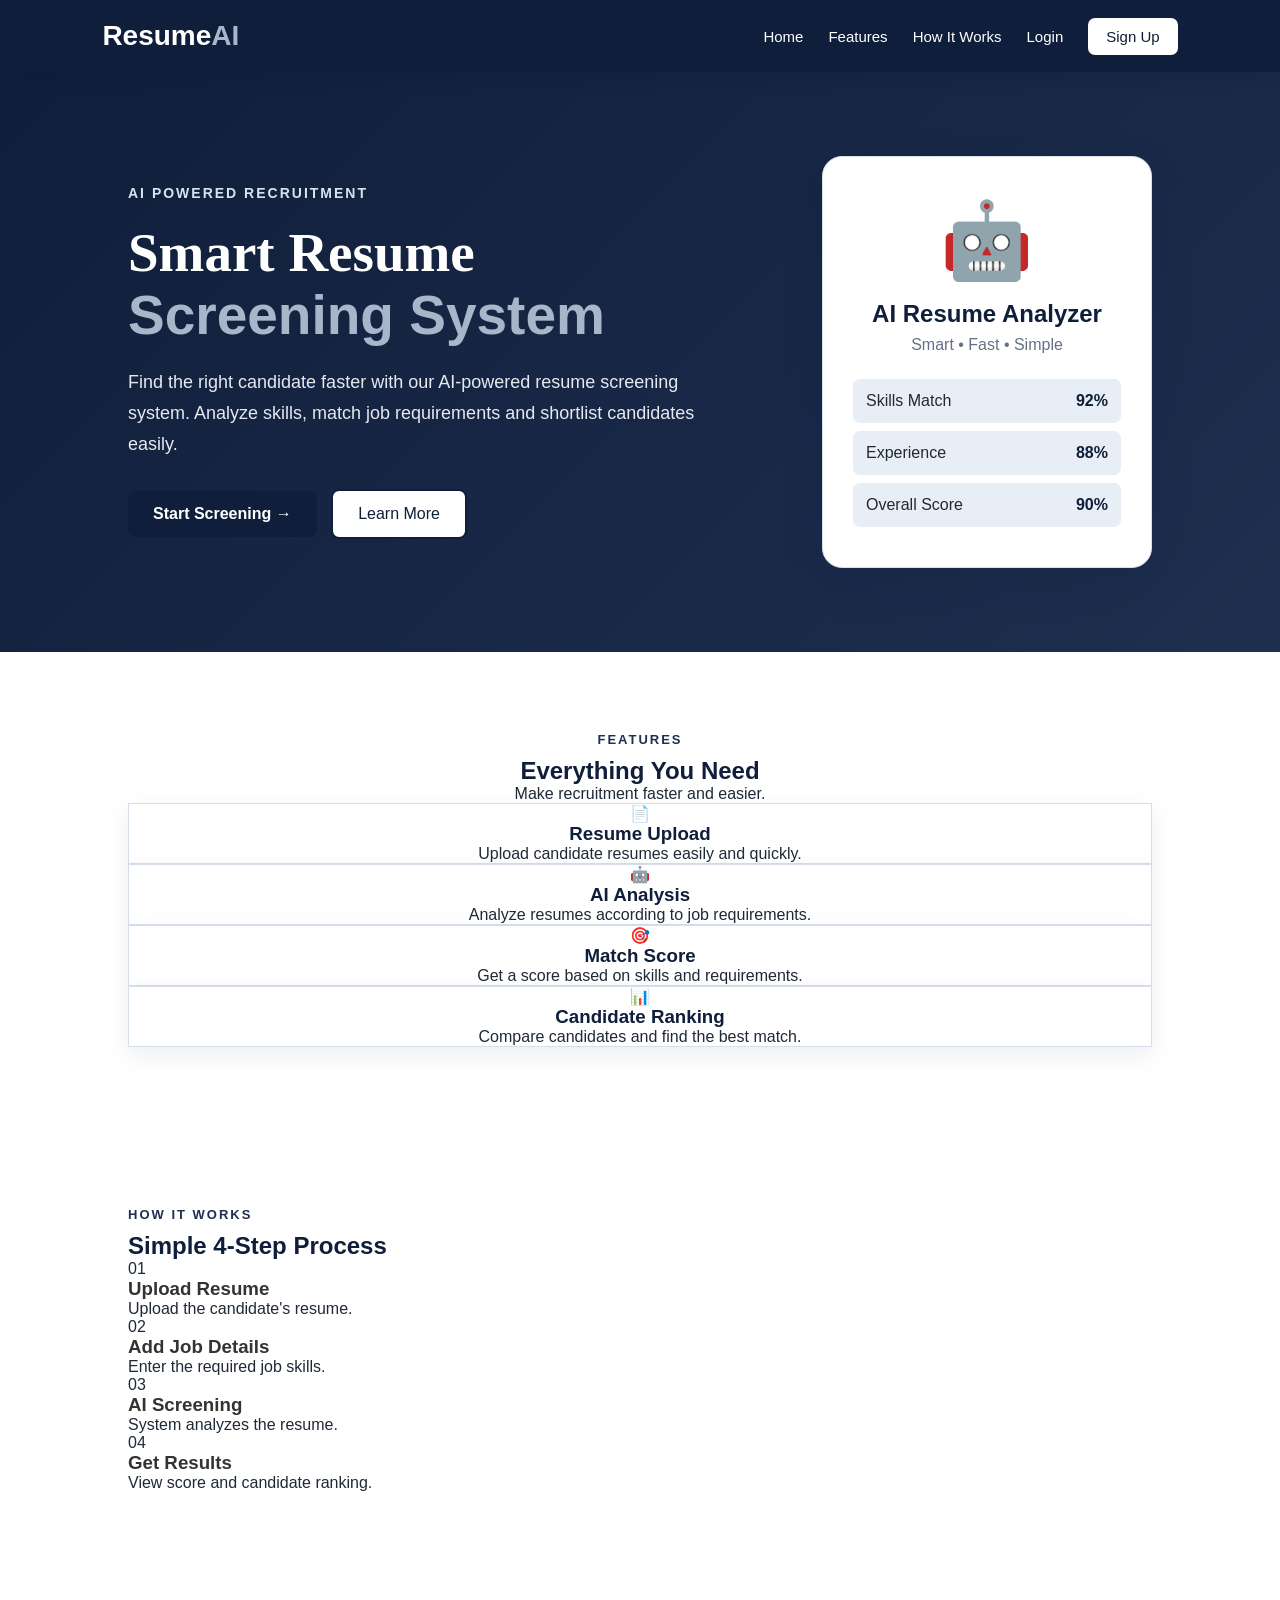
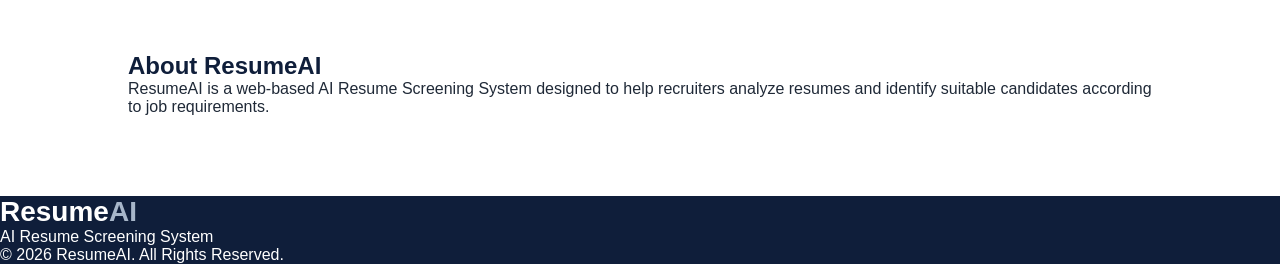
<file: index.html>
<!doctype html>
<html lang="en">
  <head>
    <meta charset="UTF-8" />
    <meta name="viewport" content="width=device-width, initial-scale=1.0" />

    <title>ResumeAI - AI Resume Screening</title>

    <link rel="stylesheet" href="style.css" />
  </head>

  <body>
    <!-- Navigation Bar -->
    <header>
      <div class="logo">Resume<span>AI</span></div>

      <nav>
        <a href="index.html">Home</a>
        <a href="#features">Features</a>
        <a href="#how">How It Works</a>
        <a href="login.html">Login</a>
        <a href="signup.html" class="signup-btn">Sign Up</a>
      </nav>
    </header>

    <!-- Hero Section -->
    <section class="hero" id="home">
      <div class="hero-text">
        <p class="tagline">AI POWERED RECRUITMENT</p>

        <h1>
          Smart Resume
          <br />
          <span>Screening System</span>
        </h1>

        <p class="description">
          Find the right candidate faster with our AI-powered resume screening
          system. Analyze skills, match job requirements and shortlist
          candidates easily.
        </p>

        <div class="buttons">
          <a href="upload.html" class="primary-btn"> Start Screening → </a>

          <a href="#how" class="secondary-btn"> Learn More </a>
        </div>
      </div>

      <!-- AI Card -->
      <div class="ai-card">
        <div class="robot">🤖</div>

        <h2>AI Resume Analyzer</h2>

        <p>Smart • Fast • Simple</p>

        <div class="analysis">
          <div>
            <span>Skills Match</span>
            <strong>92%</strong>
          </div>

          <div>
            <span>Experience</span>
            <strong>88%</strong>
          </div>

          <div>
            <span>Overall Score</span>
            <strong>90%</strong>
          </div>
        </div>
      </div>
    </section>

    <!-- Features -->
    <section class="features" id="features">
      <p class="section-tag">FEATURES</p>

      <h2>Everything You Need</h2>

      <p class="section-description">Make recruitment faster and easier.</p>

      <div class="feature-container">
        <div class="feature-card">
          <div class="feature-icon">📄</div>

          <h3>Resume Upload</h3>

          <p>Upload candidate resumes easily and quickly.</p>
        </div>

        <div class="feature-card">
          <div class="feature-icon">🤖</div>

          <h3>AI Analysis</h3>

          <p>Analyze resumes according to job requirements.</p>
        </div>

        <div class="feature-card">
          <div class="feature-icon">🎯</div>

          <h3>Match Score</h3>

          <p>Get a score based on skills and requirements.</p>
        </div>

        <div class="feature-card">
          <div class="feature-icon">📊</div>

          <h3>Candidate Ranking</h3>

          <p>Compare candidates and find the best match.</p>
        </div>
      </div>
    </section>

    <!-- How It Works -->
    <section class="how" id="how">
      <p class="section-tag">HOW IT WORKS</p>

      <h2>Simple 4-Step Process</h2>

      <div class="steps">
        <div class="step">
          <div class="number">01</div>

          <h3>Upload Resume</h3>

          <p>Upload the candidate's resume.</p>
        </div>

        <div class="step">
          <div class="number">02</div>

          <h3>Add Job Details</h3>

          <p>Enter the required job skills.</p>
        </div>

        <div class="step">
          <div class="number">03</div>

          <h3>AI Screening</h3>

          <p>System analyzes the resume.</p>
        </div>

        <div class="step">
          <div class="number">04</div>

          <h3>Get Results</h3>

          <p>View score and candidate ranking.</p>
        </div>
      </div>
    </section>

    <!-- About -->
    <section class="about">
      <h2>About ResumeAI</h2>

      <p>
        ResumeAI is a web-based AI Resume Screening System designed to help
        recruiters analyze resumes and identify suitable candidates according to
        job requirements.
      </p>
    </section>

    <!-- Footer -->
    <footer>
      <div class="logo">Resume<span>AI</span></div>

      <p>AI Resume Screening System</p>

      <p>© 2026 ResumeAI. All Rights Reserved.</p>
    </footer>

    <script src="script.js"></script>
  </body>
</html>
</file>
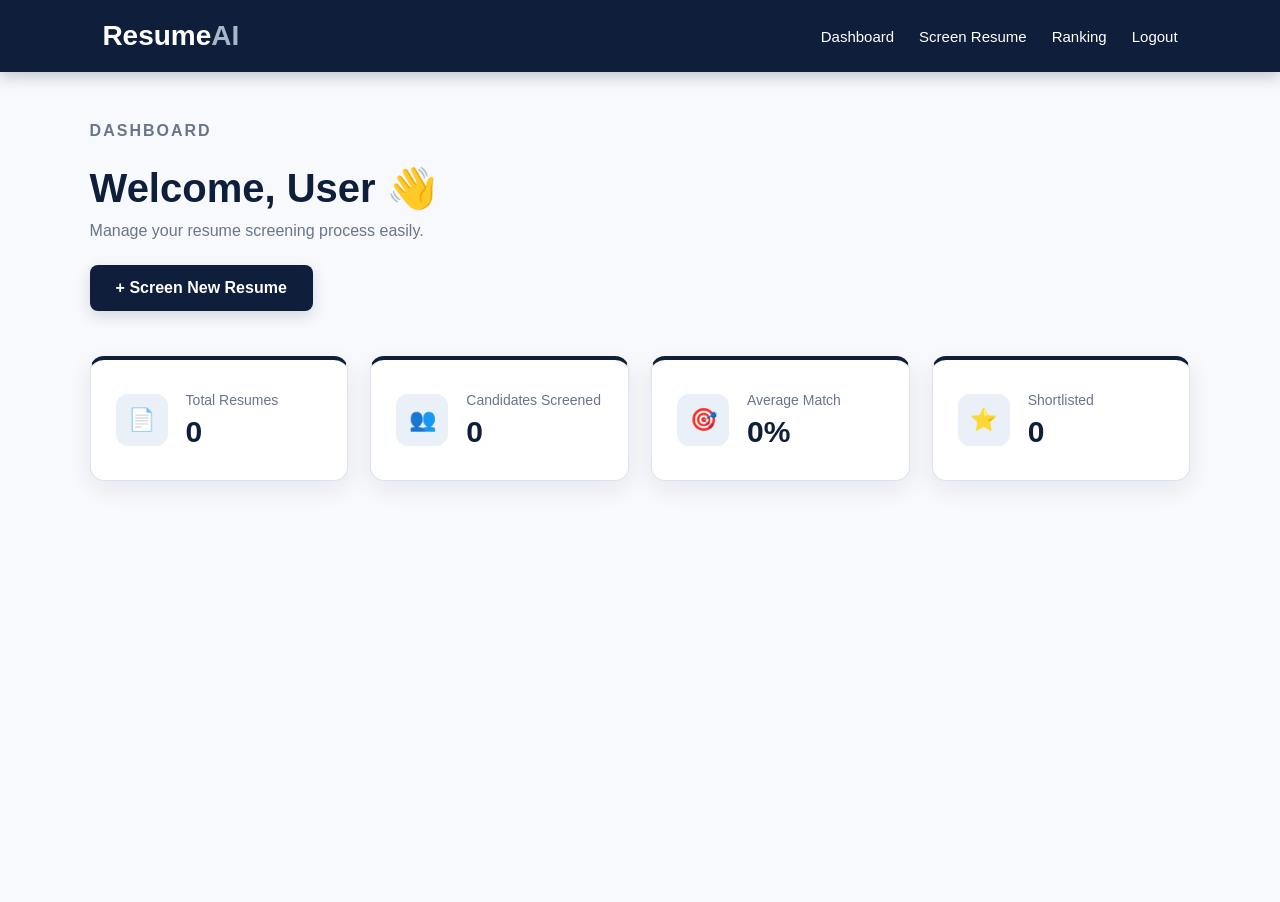
<file: dashboard.html>
<!doctype html>
<html lang="en">
  <head>
    <meta charset="UTF-8" />
    <meta name="viewport" content="width=device-width, initial-scale=1.0" />

    <title>Dashboard - ResumeAI</title>

    <link rel="stylesheet" href="style.css" />
  </head>

  <body>
    <!-- Navbar -->
    <header>
      <div class="logo">Resume<span>AI</span></div>

      <nav>
        <a href="dashboard.html">Dashboard</a>
        <a href="upload.html">Screen Resume</a>
        <a href="ranking.html">Ranking</a>

        <a href="index.html" onclick="logoutUser()"> Logout </a>
      </nav>
    </header>

    <!-- Dashboard -->
    <section class="dashboard">
      <div class="dashboard-heading">
        <div>
          <p class="section-tag">DASHBOARD</p>

          <h1>Welcome, <span id="userName">User</span> 👋</h1>

          <p>Manage your resume screening process easily.</p>
        </div>

        <a href="upload.html" class="primary-btn"> + Screen New Resume </a>
      </div>

      <!-- Statistics -->
      <div class="stats-container">
        <div class="stat-card">
          <div class="stat-icon">📄</div>

          <div>
            <p>Total Resumes</p>
            <h2 id="totalResumes">0</h2>
          </div>
        </div>

        <div class="stat-card">
          <div class="stat-icon">👥</div>

          <div>
            <p>Candidates Screened</p>
            <h2 id="screenedCandidates">0</h2>
          </div>
        </div>

        <div class="stat-card">
          <div class="stat-icon">🎯</div>

          <div>
            <p>Average Match</p>
            <h2 id="averageScore">0%</h2>
          </div>
        </div>

        <div class="stat-card">
          <div class="stat-icon">⭐</div>

          <div>
            <p>Shortlisted</p>
            <h2 id="shortlisted">0</h2>
          </div>
        </div>
      </div>

      <!-- Quick Actions -->
    </section>
  </body>
</html>
</file>
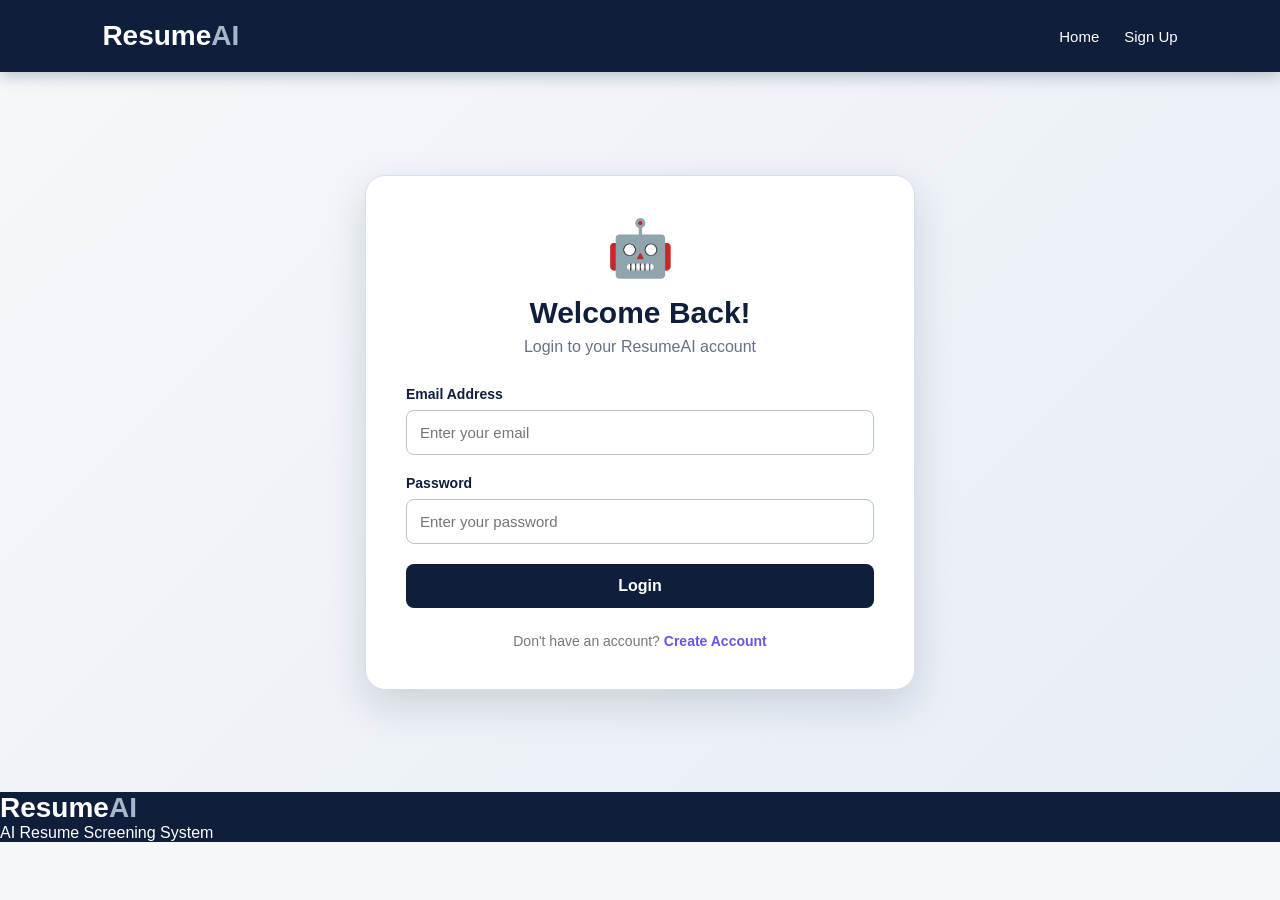
<file: login.html>
<!DOCTYPE html>
<html lang="en">

<head>
    <meta charset="UTF-8">
    <meta name="viewport" content="width=device-width, initial-scale=1.0">

    <title>Login - ResumeAI</title>

    <link rel="stylesheet" href="style.css">
</head>

<body>

    <!-- Navbar -->
    <header>

        <div class="logo">
            Resume<span>AI</span>
        </div>

        <nav>
            <a href="index.html">Home</a>
            <a href="signup.html">Sign Up</a>
        </nav>

    </header>


    <!-- Login Section -->
    <section class="login-section">

        <div class="login-card">

            <div class="login-icon">
                🤖
            </div>

            <h1>Welcome Back!</h1>

            <p class="login-text">
                Login to your ResumeAI account
            </p>


            <form onsubmit="loginUser(event)">

                <label>Email Address</label>

                <input
                    type="email"
                    id="loginEmail"
                    placeholder="Enter your email"
                    required
                >


                <label>Password</label>

                <input
                    type="password"
                    id="loginPassword"
                    placeholder="Enter your password"
                    required
                >


                <button type="submit" class="login-btn">
                    Login
                </button>

            </form>


            <p class="account-text">
                Don't have an account?
                <a href="signup.html">Create Account</a>
            </p>

        </div>

    </section>


    <footer>

        <div class="logo">
            Resume<span>AI</span>
        </div>

        <p>
            AI Resume Screening System
        </p>

    </footer>


    <script src="
    .login-section {
    display: flex;
    justify-content: center;
    align-items: center;
    min-height: calc(100vh - 140px);
}

.login-card {
    margin: 0 auto;
}
.login-section {
    display: flex;
    justify-content: center;
    align-items: center;
    min-height: 80vh;
}

.login-card {
    margin: 0;
}
</file>
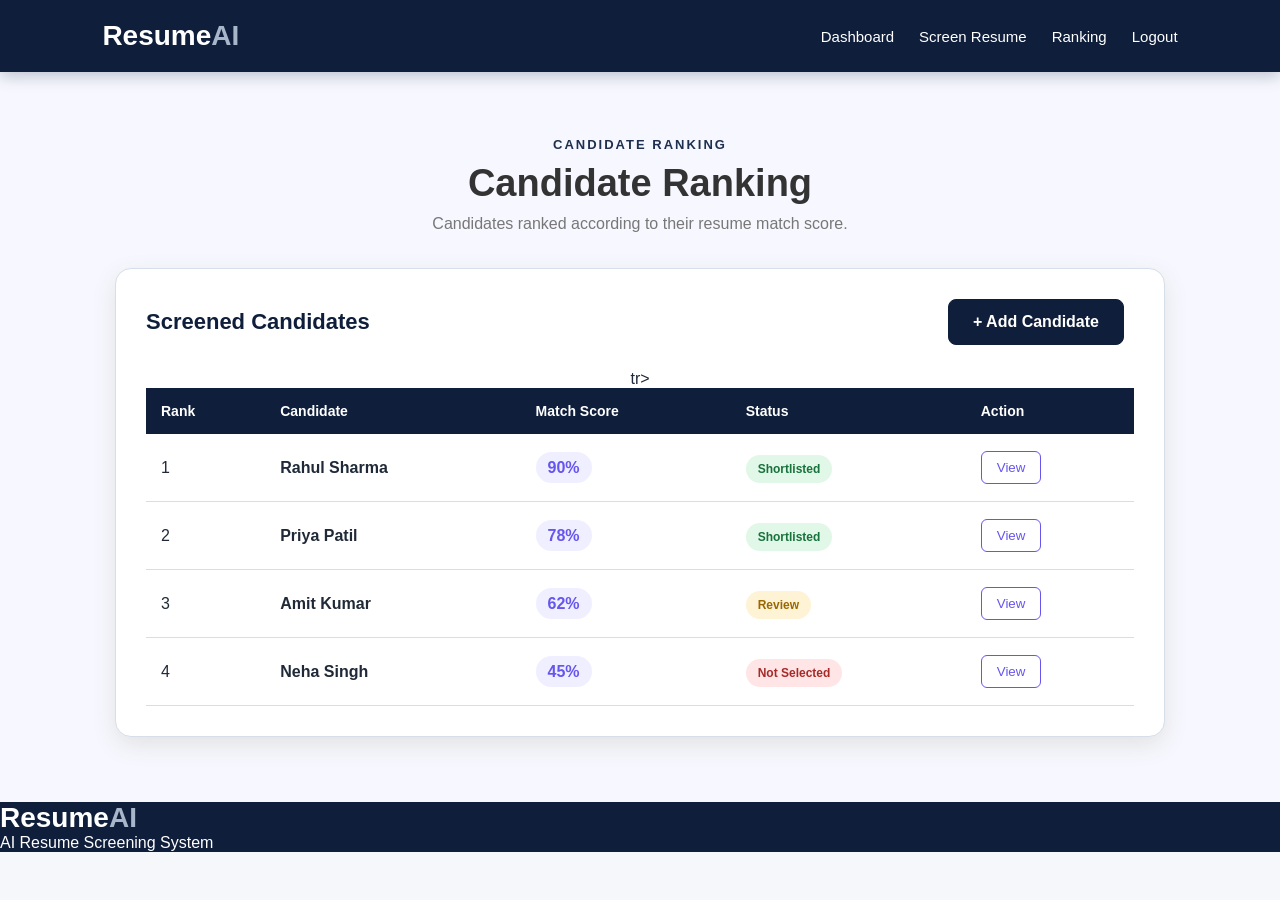
<file: ranking.html>
<!doctype html>
<html lang="en">
  <head>
    <meta charset="UTF-8" />
    <meta name="viewport" content="width=device-width, initial-scale=1.0" />

    <title>Candidate Ranking - ResumeAI</title>

    <link rel="stylesheet" href="style.css" />
  </head>

  <body>
    <header>
      <div class="logo">Resume<span>AI</span></div>

      <nav>
        <a href="dashboard.html">Dashboard</a>
        <a href="upload.html">Screen Resume</a>
        <a href="ranking.html">Ranking</a>
        <a href="index.html">Logout</a>
      </nav>
    </header>

    <section class="ranking-page">
      <p class="section-tag">CANDIDATE RANKING</p>

      <h1>Candidate Ranking</h1>

      <p class="ranking-subtitle">
        Candidates ranked according to their resume match score.
      </p>

      <div class="ranking-card">
        <div class="table-header">
          <h2>Screened Candidates</h2>

          <a href="upload.html" class="primary-btn"> + Add Candidate </a>
        </div>

        <div class="table-container">
          <table>
            <thead>
              <tr>
                <th>Rank</th>
                <th>Candidate</th>
                <th>Match Score</th>
                <th>Status</th>
                <th>Action</th>
              </tr>
            </thead>

            <tbody id="candidateTable">
              <tr>
                <td>1</td>

                <td>
                  <strong>Rahul Sharma</strong>
                </td>

                <td>
                  <span class="score-badge"> 90% </span>
                </td>

                <td>
                  <span class="status shortlisted"> Shortlisted </span>
                </td>

                <td>
                  <button class="view-btn">View</button>
                </td>
              </tr>

              <tr>
                <td>2</td>

                <td>
                  <strong>Priya Patil</strong>
                </td>

                <td>
                  <span class="score-badge"> 78% </span>
                </td>

                <td>
                  <span class="status shortlisted"> Shortlisted </span>
                </td>

                <td>
                  <button class="view-btn">View</button>
                </td>
                tr>
              </tr>

              <tr>
                <td>3</td>

                <td>
                  <strong>Amit Kumar</strong>
                </td>

                <td>
                  <span class="score-badge"> 62% </span>
                </td>

                <td>
                  <span class="status review"> Review </span>
                </td>

                <td>
                  <button class="view-btn">View</button>
                </td>
              </tr>

              <tr>
                <td>4</td>

                <td>
                  <strong>Neha Singh</strong>
                </td>

                <td>
                  <span class="score-badge"> 45% </span>
                </td>

                <td>
                  <span class="status rejected"> Not Selected </span>
                </td>

                <td>
                  <button class="view-btn">View</button>
                </td>
              </tr>
            </tbody>
          </table>
        </div>
      </div>
    </section>

    <footer>
      <div class="logo">Resume<span>AI</span></div>

      <p>AI Resume Screening System</p>
    </footer>

    <script src="script.js"></script>
  </body>
</html>
</file>
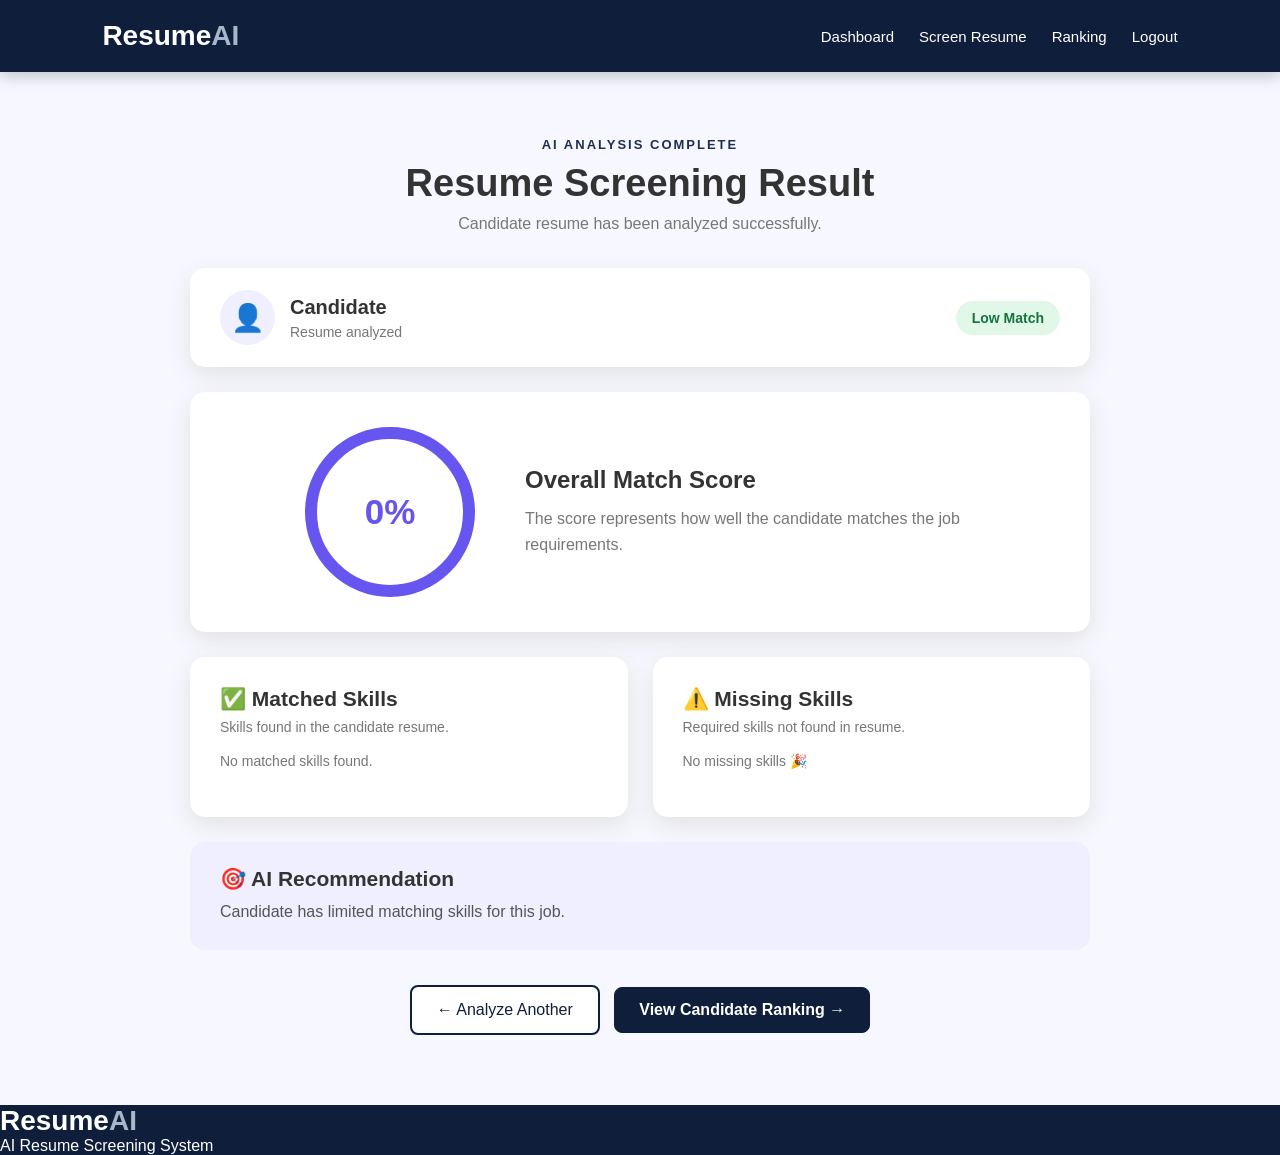
<file: result.html>
<!doctype html>
<html lang="en">
  <head>
    <meta charset="UTF-8" />
    <meta name="viewport" content="width=device-width, initial-scale=1.0" />

    <title>Analysis Result - ResumeAI</title>

    <link rel="stylesheet" href="style.css" />
  </head>

  <body>
    <!-- Navbar -->
    <header>
      <div class="logo">Resume<span>AI</span></div>

      <nav>
        <a href="dashboard.html">Dashboard</a>
        <a href="upload.html">Screen Resume</a>
        <a href="ranking.html">Ranking</a>
        <a href="index.html">Logout</a>
      </nav>
    </header>

    <!-- Result Section -->
    <section class="result-page">
      <p class="section-tag">AI ANALYSIS COMPLETE</p>

      <h1>Resume Screening Result</h1>

      <p class="result-subtitle">
        Candidate resume has been analyzed successfully.
      </p>

      <!-- Candidate -->
      <div class="candidate-card">
        <div class="candidate-left">
          <div class="candidate-icon">👤</div>

          <div>
            <h2 id="candidateName">Candidate</h2>

            <p id="candidateFile">Resume analyzed</p>
          </div>
        </div>

        <div class="recommendation" id="recommendation">Good Match</div>
      </div>

      <!-- Score -->
      <div class="score-result-card">
        <div class="score-circle-large">
          <span id="resultScore"> 0% </span>
        </div>

        <div class="score-info">
          <h2>Overall Match Score</h2>

          <p>
            The score represents how well the candidate matches the job
            requirements.
          </p>
        </div>
      </div>

      <!-- Skills -->
      <div class="result-skills">
        <!-- Matched -->
        <div class="result-skill-card">
          <h2>✅ Matched Skills</h2>

          <p>Skills found in the candidate resume.</p>

          <div id="resultMatchedSkills">
            <span class="skill matched"> Python </span>

            <span class="skill matched"> HTML </span>

            <span class="skill matched"> CSS </span>
          </div>
        </div>

        <!-- Missing -->
        <div class="result-skill-card">
          <h2>⚠️ Missing Skills</h2>

          <p>Required skills not found in resume.</p>

          <div id="resultMissingSkills">
            <span class="skill missing"> Machine Learning </span>
          </div>
        </div>
      </div>

      <!-- Recommendation -->
      <div class="recommendation-card">
        <h2>🎯 AI Recommendation</h2>

        <p id="aiRecommendation">
          Candidate shows good compatibility with the given job requirements.
        </p>
      </div>

      <!-- Buttons -->
      <div class="result-buttons">
        <a href="upload.html" class="secondary-btn"> ← Analyze Another </a>

        <a href="ranking.html" class="primary-btn">
          View Candidate Ranking →
        </a>
      </div>
    </section>

    <!-- Footer -->
    <footer>
      <div class="logo">Resume<span>AI</span></div>

      <p>AI Resume Screening System</p>
    </footer>

    <script src="script.js"></script>
  </body>
</html>
<script>

    // Get saved result

    let score =
        localStorage.getItem("resumeScore") || 0;

    let name =
        localStorage.getItem("candidateName") || "Candidate";

    let matched =
        JSON.parse(
            localStorage.getItem("matchedSkills") || "[]"
        );

    let missing =
        JSON.parse(
            localStorage.getItem("missingSkills") || "[]"
        );


    // Display candidate

    document.getElementById("candidateName").innerText =
        name;


    // Display score

    document.getElementById("resultScore").innerText =
        score + "%";


    // Recommendation

    let recommendation =
        document.getElementById("recommendation");

    let aiRecommendation =
        document.getElementById("aiRecommendation");


    if (score >= 80) {

        recommendation.innerText =
            "Excellent Match";

        aiRecommendation.innerText =
            "Candidate strongly matches the job requirements and can be shortlisted for the next stage.";

    }
    else if (score >= 60) {

        recommendation.innerText =
            "Good Match";

        aiRecommendation.innerText =
            "Candidate has good compatibility with the job requirements.";

    }
    else if (score >= 40) {

        recommendation.innerText =
            "Average Match";

        aiRecommendation.innerText =
            "Candidate partially matches the job requirements. Review the missing skills.";

    }
    else {

        recommendation.innerText =
            "Low Match";

        aiRecommendation.innerText =
            "Candidate has limited matching skills for this job.";

    }


    // Matched skills

    let matchedHTML = "";

    if (matched.length === 0) {

        matchedHTML =
            "<p>No matched skills found.</p>";

    }
    else {

        matched.forEach(function(skill) {

            matchedHTML +=
                `<span class="skill matched">
                    ${skill}
                </span>`;

        });

    }

    document.getElementById(
        "resultMatchedSkills"
    ).innerHTML = matchedHTML;


    // Missing skills

    let missingHTML = "";

    if (missing.length === 0) {

        missingHTML =
            "<p>No missing skills 🎉</p>";

    }
    else {

        missing.forEach(function(skill) {

            missingHTML +=
                `<span class="skill missing">
                    ${skill}
                </span>`;

        });

    }

    document.getElementById(
        "resultMissingSkills"
    ).innerHTML = missingHTML;

</script>
</file>
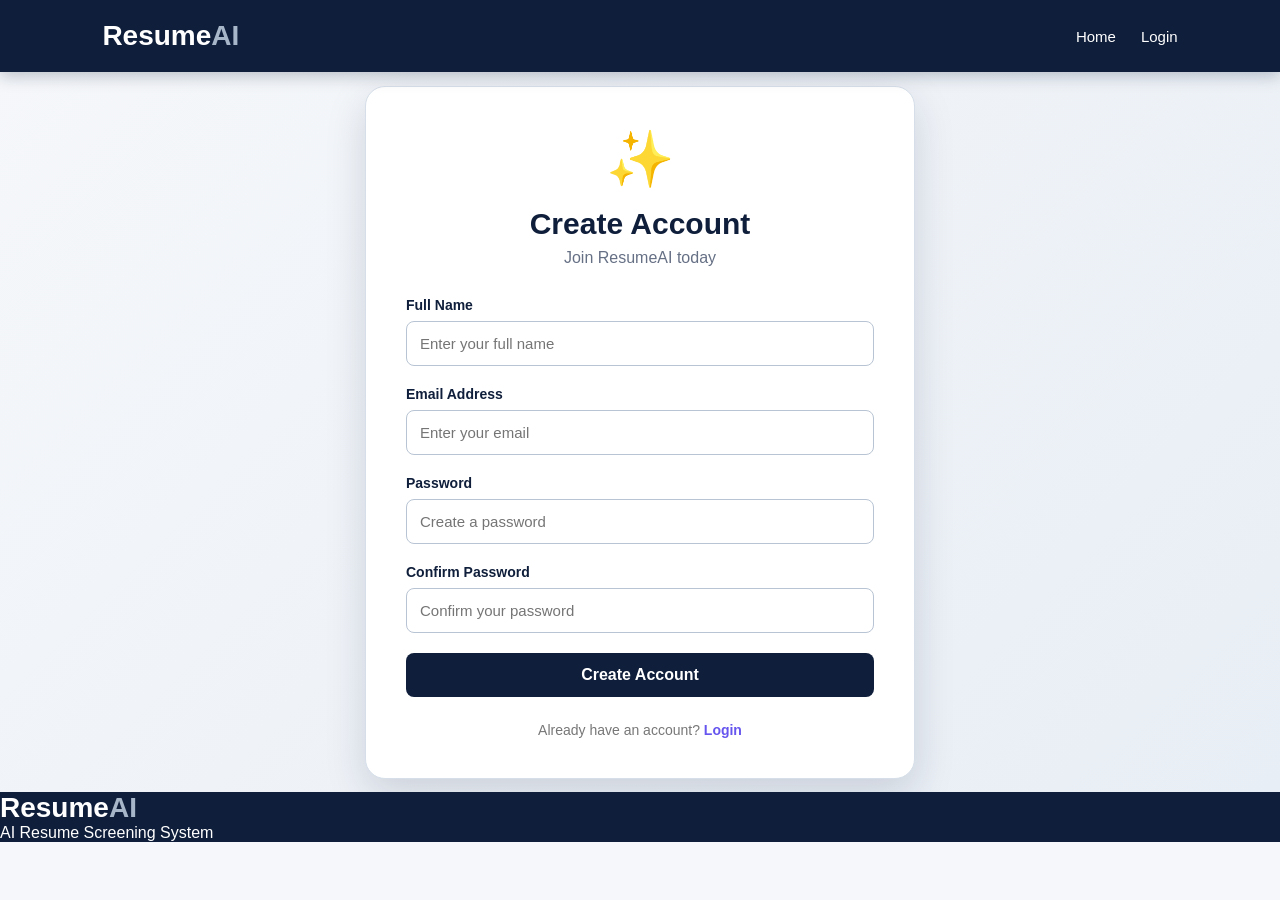
<file: signup.html>
<!doctype html>
<html lang="en">
  <head>
    <meta charset="UTF-8" />
    <meta name="viewport" content="width=device-width, initial-scale=1.0" />

    <title>Sign Up - ResumeAI</title>

    <link rel="stylesheet" href="style.css" />
  </head>

  <body>
    <!-- Navbar -->
    <header>
      <div class="logo">Resume<span>AI</span></div>

      <nav>
        <a href="index.html">Home</a>
        <a href="login.html">Login</a>
      </nav>
    </header>

    <!-- Sign Up Section -->
    <section class="login-section">
      <div class="login-card">
        <div class="login-icon">✨</div>

        <h1>Create Account</h1>

        <p class="login-text">Join ResumeAI today</p>

        <form onsubmit="signupUser(event)">
          <label>Full Name</label>

          <input
            type="text"
            id="signupName"
            placeholder="Enter your full name"
            required
          />

          <label>Email Address</label>

          <input
            type="email"
            id="signupEmail"
            placeholder="Enter your email"
            required
          />

          <label>Password</label>

          <input
            type="password"
            id="signupPassword"
            placeholder="Create a password"
            minlength="6"
            required
          />

          <label>Confirm Password</label>

          <input
            type="password"
            id="confirmPassword"
            placeholder="Confirm your password"
            minlength="6"
            required
          />

          <button type="submit" class="login-btn">Create Account</button>
        </form>

        <p class="account-text">
          Already have an account?
          <a href="login.html">Login</a>
        </p>
      </div>
    </section>

    <footer>
      <div class="logo">Resume<span>AI</span></div>

      <p>AI Resume Screening System</p>
    </footer>

    <script src="script.js"></script>
  </body>
</html>
</file>
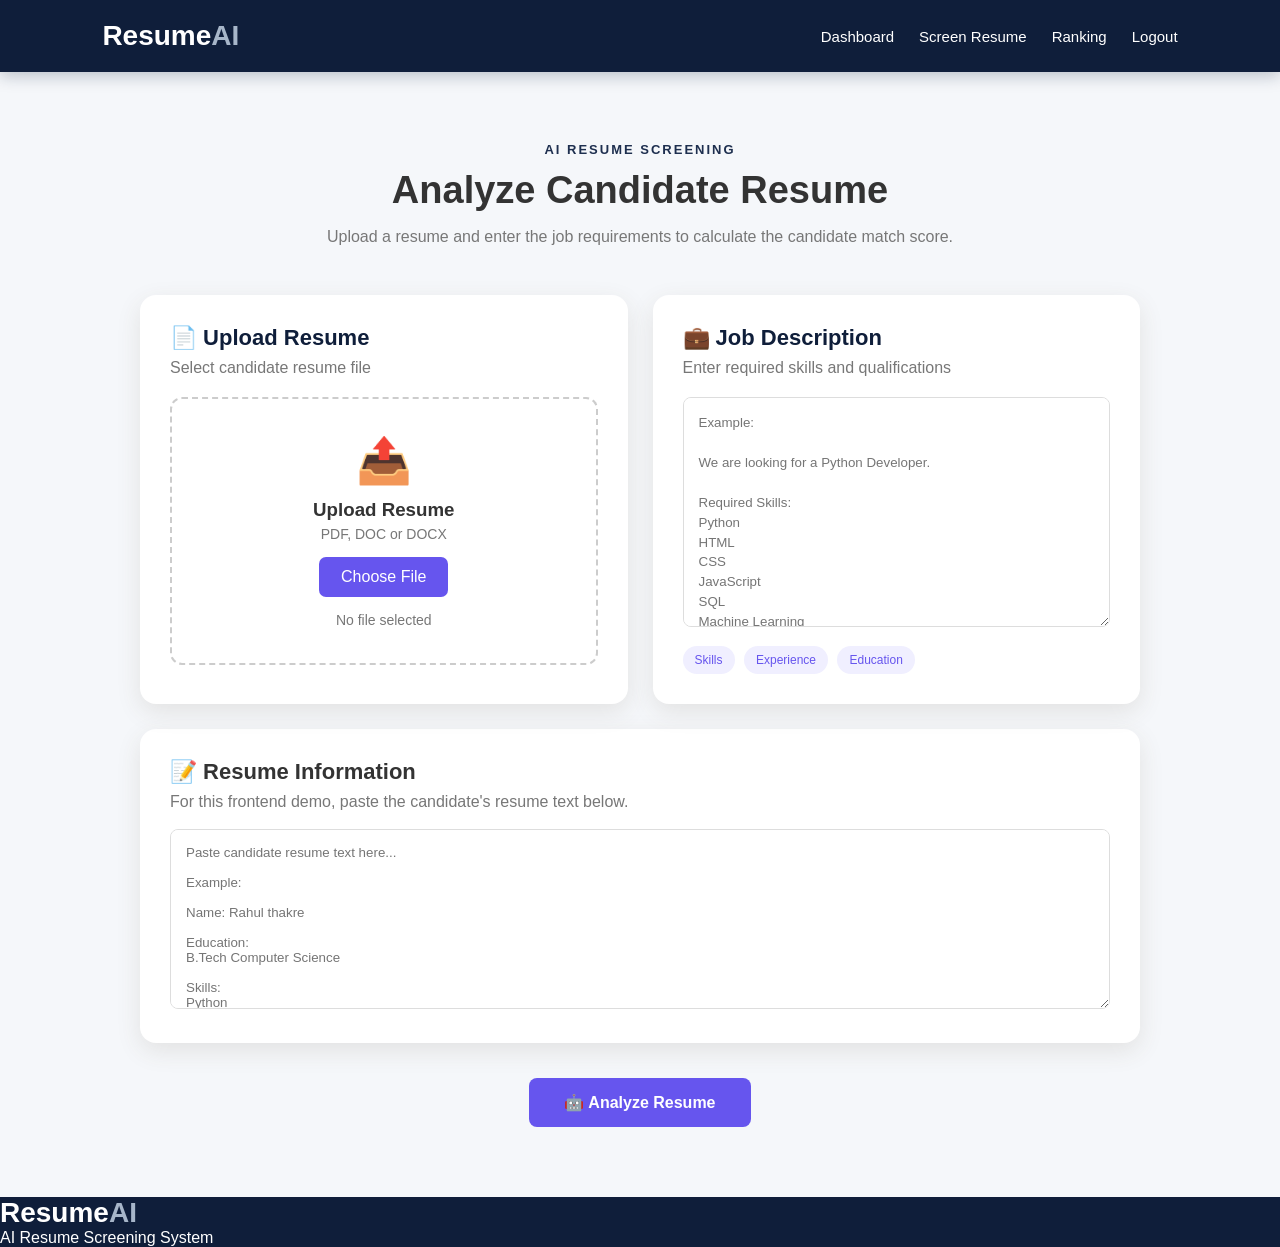
<file: upload.html>
<!doctype html>
<html lang="en">
  <head>
    <meta charset="UTF-8" />
    <meta name="viewport" content="width=device-width, initial-scale=1.0" />

    <title>Screen Resume - ResumeAI</title>

    <link rel="stylesheet" href="style.css" />
  </head>

  <body>
    <!-- Navbar -->
    <header>
      <div class="logo">Resume<span>AI</span></div>

      <nav>
        <a href="dashboard.html">Dashboard</a>
        <a href="upload.html">Screen Resume</a>
        <a href="ranking.html">Ranking</a>
        <a href="index.html">Logout</a>
      </nav>
    </header>

    <!-- Upload Section -->
    <section class="upload-section">
      <div class="upload-heading">
        <p class="section-tag">AI RESUME SCREENING</p>

        <h1>Analyze Candidate Resume</h1>

        <p>
          Upload a resume and enter the job requirements to calculate the
          candidate match score.
        </p>
      </div>

      <div class="upload-container">
        <!-- Resume Upload Card -->

        <div class="upload-card">
          <h2>📄 Upload Resume</h2>

          <p class="card-description">Select candidate resume file</p>

          <div class="file-upload">
            <div class="upload-icon">📤</div>

            <h3>Upload Resume</h3>

            <p>PDF, DOC or DOCX</p>

            <input type="file" id="resumeFile" accept=".pdf,.doc,.docx" />

            <label for="resumeFile" class="choose-btn"> Choose File </label>

            <p id="fileName">No file selected</p>
          </div>
        </div>

        <!-- Job Description Card -->

        <div class="upload-card">
          <h2>💼 Job Description</h2>

          <p class="card-description">
            Enter required skills and qualifications
          </p>

          <textarea
            id="jobDescription"
            placeholder="Example:

We are looking for a Python Developer.

Required Skills:
Python
HTML
CSS
JavaScript
SQL
Machine Learning
Git
Communication Skills"
          ></textarea>

          <div class="requirements">
            <span>Skills</span>
            <span>Experience</span>
            <span>Education</span>
          </div>
        </div>
      </div>

      <!-- Resume Text -->

      <div class="resume-text-card">
        <h2>📝 Resume Information</h2>

        <p>For this frontend demo, paste the candidate's resume text below.</p>

        <textarea
          id="resumeText"
          placeholder="Paste candidate resume text here...

Example:

Name: Rahul thakre

Education:
B.Tech Computer Science

Skills:
Python
HTML
CSS
JavaScript
SQL
Machine Learning
Git

Projects:
AI Resume Screening System
E-Commerce Website"
        ></textarea>
      </div>

      <!-- Analyze Button -->

      <button class="analyze-btn" onclick="analyzeResume()">
        🤖 Analyze Resume
      </button>
    </section>

    <!-- Footer -->

    <footer>
      <div class="logo">Resume<span>AI</span></div>

      <p>AI Resume Screening System</p>
    </footer>

    <script src="script.js"></script>
  </body>
</html>
</file>
<file: style.css>
* {
  margin: 0;
  padding: 0;
  box-sizing: border-box;
  font-family: Arial, sans-serif;
}

html {
  scroll-behavior: smooth;
}

body {
  background: #a8b5a0;
  color: #c7d3c1;
}

/* ================= NAVBAR ================= */

header {
  height: 72px;
  background: #a8b5a0;

  display: flex;
  align-items: center;
  justify-content: space-between;

  padding: 0 8%;

  box-shadow: 0 2px 12px #f2f5ef;

  position: sticky;
  top: 0;
  z-index: 100;
}

.logo {
  font-size: 28px;
  font-weight: bold;
}

.logo span {
  color: #a8b5a0;
}

nav {
  display: flex;
  align-items: center;
}

nav a {
  text-decoration: none;
  color: #333333;

  margin-left: 25px;

  font-size: 15px;
}

nav a:hover {
  color: #6655ee;
}

.signup-btn {
  background: #6655ee;
  color: white !important;

  padding: 10px 18px;

  border-radius: 7px;
}

/* ================= HERO ================= */

.hero {
  min-height: 580px;

  display: flex;
  align-items: center;
  justify-content: space-between;

  padding: 80px 10%;

  background: linear-gradient(135deg, #f4f2ff, #ffffff);
}

.hero-text {
  max-width: 600px;
}

.tagline {
  color: #6655ee;

  font-size: 14px;

  font-weight: bold;

  letter-spacing: 2px;
}

.hero h1 {
  font-size: 55px;

  line-height: 1.15;

  margin: 20px 0;
}

.hero h1 span {
  color: #6655ee;
}

.description {
  color: #666666;

  font-size: 18px;

  line-height: 1.7;
}

.buttons {
  margin-top: 30px;
}

.primary-btn,
.secondary-btn {
  display: inline-block;

  padding: 14px 25px;

  border-radius: 8px;

  text-decoration: none;

  margin-right: 10px;
}

.primary-btn {
  background: #6655ee;
  color: white;
}

.primary-btn:hover {
  background: #5040d0;
}

.secondary-btn {
  border: 1px solid #6655ee;
  color: #6655ee;
}

.secondary-btn:hover {
  background: #6655ee;
  color: white;
}

/* ================= AI CARD ================= */

.ai-card {
  width: 330px;

  background: white;

  padding: 40px 30px;

  text-align: center;

  border-radius: 20px;

  box-shadow: 0 15px 40px #dddddd;
}

.robot {
  font-size: 75px;

  margin-bottom: 15px;
}

.ai-card h2 {
  margin-bottom: 8px;
}

.ai-card > p {
  color: #777777;
}

.analysis {
  margin-top: 25px;
}

.analysis div {
  display: flex;

  justify-content: space-between;

  padding: 13px;

  margin-top: 8px;

  background: #f5f4ff;

  border-radius: 7px;
}

.analysis strong {
  color: #6655ee;
}

/* ================= COMMON ================= */

.features,
.how,
.about {
  padding: 80px 10%;
}

.features {
  background: white;

  text-align: center;
}

.section-tag {
  color: #6655ee;

  font-size: 13px;

  font-weight: bold;

  letter-spacing: 2px;

  margin-bottom: 10px;
}

.features
/* ================= LOGIN PAGE ================= */

.login-section {
  min-height: 650px;

  display: flex;
  align-items: center;
  justify-content: center;

  padding: 60px 20px;

  background: linear-gradient(135deg, #f4f2ff, #ffffff);
}

.login-card {
  width: 420px;

  background: white;

  padding: 40px;

  border-radius: 20px;

  box-shadow: 0 15px 40px #dddddd;

  text-align: center;
}

.login-icon {
  font-size: 55px;

  margin-bottom: 15px;
}

.login-card h1 {
  font-size: 30px;

  margin-bottom: 8px;
}

.login-text {
  color: #777777;

  margin-bottom: 30px;
}

.login-card form {
  text-align: left;
}

.login-card label {
  display: block;

  margin-bottom: 8px;

  font-weight: bold;

  font-size: 14px;
}

.login-card input {
  width: 100%;

  padding: 13px;

  margin-bottom: 20px;

  border: 1px solid #dddddd;

  border-radius: 8px;

  outline: none;

  font-size: 15px;
}

.login-card input:focus {
  border-color: #6655ee;
}

.login-btn {
  width: 100%;

  padding: 14px;

  border: none;

  border-radius: 8px;

  background: #6655ee;

  color: white;

  font-size: 16px;

  cursor: pointer;
}

.login-btn:hover {
  background: #5040d0;
}

.account-text {
  margin-top: 25px;

  color: #777777;

  font-size: 14px;
}

.account-text a {
  color: #6655ee;

  text-decoration: none;

  font-weight: bold;
}
/* ================= SIGN UP ================= */

.signup-message {
  margin-top: 15px;
  font-size: 14px;
  font-weight: bold;
}
/* ================= UPLOAD PAGE ================= */

.upload-section {
  min-height: 700px;
  padding: 70px 8%;
  background: #f7f8ff;
  text-align: center;
}

.upload-heading {
  max-width: 700px;
  margin: auto;
}

.upload-heading h1 {
  font-size: 38px;
  margin: 12px 0;
}

.upload-heading > p:last-child {
  color: #777;
  line-height: 1.6;
}

/* Upload Cards */

.upload-container {
  display: grid;
  grid-template-columns: 1fr 1fr;
  gap: 25px;

  max-width: 1000px;

  margin: 45px auto 25px;
}

.upload-card {
  background: white;

  padding: 30px;

  border-radius: 16px;

  box-shadow: 0 8px 25px #e2e2e2;

  text-align: left;
}

.upload-card h2 {
  font-size: 22px;
  margin-bottom: 8px;
}

.card-description {
  color: #777;
  margin-bottom: 20px;
}

/* File Upload */

.file-upload {
  border: 2px dashed #cccccc;

  border-radius: 12px;

  padding: 35px 20px;

  text-align: center;
}

.upload-icon {
  font-size: 45px;
}

.file-upload h3 {
  margin: 12px 0 5px;
}

.file-upload p {
  color: #777;
  font-size: 14px;
}

.file-upload input {
  display: none;
}

.choose-btn {
  display: inline-block;

  margin: 15px 0;

  padding: 11px 22px;

  background: #6655ee;

  color: white;

  border-radius: 7px;

  cursor: pointer;
}

.choose-btn:hover {
  background: #5040d0;
}

/* Job Description */

.upload-card textarea {
  width: 100%;
  height: 230px;

  padding: 15px;

  border: 1px solid #dddddd;

  border-radius: 8px;

  resize: vertical;

  outline: none;

  line-height: 1.5;
}

.upload-card textarea:focus {
  border-color: #6655ee;
}

/* Requirements */

.requirements {
  margin-top: 15px;
}

.requirements span {
  display: inline-block;

  padding: 7px 12px;

  margin-right: 5px;

  background: #f0efff;

  color: #6655ee;

  border-radius: 20px;

  font-size: 12px;
}

/* Resume Text */

.resume-text-card {
  max-width: 1000px;

  margin: 25px auto;

  background: white;

  padding: 30px;

  border-radius: 16px;

  box-shadow: 0 8px 25px #e2e2e2;

  text-align: left;
}

.resume-text-card h2 {
  font-size: 22px;
}

.resume-text-card p {
  color: #777;

  margin: 8px 0 18px;
}

.resume-text-card textarea {
  width: 100%;

  height: 180px;

  padding: 15px;

  border: 1px solid #dddddd;

  border-radius: 8px;

  resize: vertical;

  outline: none;
}

/* Analyze */

.upload-section .analyze-btn {
  margin-top: 10px;

  padding: 15px 35px;

  border: none;

  border-radius: 8px;

  background: #6655ee;

  color: white;

  font-size: 16px;

  cursor: pointer;
}

.upload-section .analyze-btn:hover {
  background: #5040d0;
}

/* Upload Mobile */

@media (max-width: 800px) {
  .upload-container {
    grid-template-columns: 1fr;
  }

  .upload-heading h1 {
    font-size: 30px;
  }
}
/* ================= RESULT PAGE ================= */

.result-page {
  min-height: 750px;

  padding: 65px 8%;

  background: #f7f8ff;

  text-align: center;
}

.result-page h1 {
  font-size: 38px;

  margin: 10px 0;
}

.result-subtitle {
  color: #777;

  margin-bottom: 35px;
}

/* Candidate */

.candidate-card {
  max-width: 900px;

  margin: auto;

  padding: 22px 30px;

  background: white;

  border-radius: 15px;

  display: flex;

  justify-content: space-between;

  align-items: center;

  box-shadow: 0 8px 25px #e2e2e2;

  text-align: left;
}

.candidate-left {
  display: flex;

  align-items: center;

  gap: 15px;
}

.candidate-icon {
  width: 55px;
  height: 55px;

  background: #f0efff;

  border-radius: 50%;

  display: flex;

  align-items: center;
  justify-content: center;

  font-size: 27px;
}

.candidate-left h2 {
  font-size: 20px;

  margin: 0 0 5px;
}

.candidate-left p {
  color: #777;

  font-size: 14px;
}

.recommendation {
  padding: 9px 16px;

  background: #e1f7e8;

  color: #17733b;

  border-radius: 20px;

  font-weight: bold;

  font-size: 14px;
}

/* Score */

.score-result-card {
  max-width: 900px;

  margin: 25px auto;

  padding: 35px;

  background: white;

  border-radius: 15px;

  display: flex;

  align-items: center;

  justify-content: center;

  gap: 50px;

  box-shadow: 0 8px 25px #e2e2e2;

  text-align: left;
}

.score-circle-large {
  width: 170px;
  height: 170px;

  border-radius: 50%;

  border: 12px solid #6655ee;

  display: flex;

  align-items: center;
  justify-content: center;

  flex-shrink: 0;
}

.score-circle-large span {
  font-size: 35px;

  font-weight: bold;

  color: #6655ee;
}

.score-info h2 {
  margin-bottom: 12px;
}

.score-info p {
  color: #777;

  line-height: 1.6;

  max-width: 450px;
}

/* Skills */

.result-skills {
  max-width: 900px;

  margin: 25px auto;

  display: grid;

  grid-template-columns: 1fr 1fr;

  gap: 25px;
}

.result-skill-card {
  background: white;

  padding: 30px;

  border-radius: 15px;

  box-shadow: 0 8px 25px #e2e2e2;

  text-align: left;
}

.result-skill-card h2 {
  font-size: 21px;

  margin-bottom: 8px;
}

.result-skill-card p {
  color: #777;

  font-size: 14px;

  margin-bottom: 18px;
}

/* Recommendation */

.recommendation-card {
  max-width: 900px;

  margin: 25px auto;

  padding: 25px 30px;

  background: #f0efff;

  border-radius: 15px;

  text-align: left;
}

.recommendation-card h2 {
  font-size: 21px;

  margin-bottom: 8px;
}

.recommendation-card p {
  color: #555;

  line-height: 1.6;
}

/* Buttons */

.result-buttons {
  margin-top: 30px;
}

.result-buttons a {
  margin: 5px;
}

/* Mobile */

@media (max-width: 700px) {
  .candidate-card {
    flex-direction: column;

    align-items: flex-start;

    gap: 20px;
  }

  .score-result-card {
    flex-direction: column;

    text-align: center;

    gap: 25px;
  }

  .result-skills {
    grid-template-columns: 1fr;
  }
}
/* ================= RANKING PAGE ================= */

.ranking-page {
  min-height: 700px;
  padding: 65px 8%;
  background: #f7f8ff;
  text-align: center;
}

.ranking-page h1 {
  font-size: 38px;
  margin: 10px 0;
}

.ranking-subtitle {
  color: #777;
  margin-bottom: 35px;
}

.ranking-card {
  max-width: 1050px;
  margin: auto;
  background: white;
  padding: 30px;
  border-radius: 16px;
  box-shadow: 0 8px 25px #e2e2e2;
}

.table-header {
  display: flex;
  justify-content: space-between;
  align-items: center;
  margin-bottom: 25px;
}

.table-header h2 {
  font-size: 22px;
}

.table-container {
  overflow-x: auto;
}

table {
  width: 100%;
  border-collapse: collapse;
  text-align: left;
}

th {
  background: #f0efff;
  color: #444;
  padding: 15px;
  font-size: 14px;
}

td {
  padding: 17px 15px;
  border-bottom: 1px solid #eeeeee;
}

.score-badge {
  background: #f0efff;
  color: #6655ee;
  padding: 7px 12px;
  border-radius: 20px;
  font-weight: bold;
}

.status {
  padding: 7px 12px;
  border-radius: 20px;
  font-size: 12px;
  font-weight: bold;
}

.shortlisted {
  background: #e1f7e8;
  color: #17733b;
}

.review {
  background: #fff3d6;
  color: #9a6800;
}

.rejected {
  background: #ffe5e5;
  color: #a52a2a;
}

.view-btn {
  border: 1px solid #6655ee;
  background: white;
  color: #6655ee;
  padding: 8px 15px;
  border-radius: 6px;
  cursor: pointer;
}

.view-btn:hover {
  background: #6655ee;
  color: white;
}

@media (max-width: 700px) {
  .table-header {
    flex-direction: column;
    gap: 20px;
    align-items: flex-start;
  }

  .ranking-page h1 {
    font-size: 30px;
  }
}
/* ==============================
   SOFT BLUE + WHITE THEME
   ============================== */

body {
  background: #f2f7fb;
  color: #333333;
  font-family: "Poppins", Arial, sans-serif;
}

/* Navbar */
header {
  background: #ffffff;
  box-shadow: 0 2px 12px rgba(141, 180, 214, 0.25);
}

.logo {
  color: #8db4d6;
}

.logo span {
  color: #8db4d6;
}

nav a {
  color: #333333;
}

nav a:hover {
  color: #8db4d6;
}

/* Hero Section */
.hero {
  background: linear-gradient(135deg, #f2f7fb, #ffffff);
}

.tagline {
  color: #8db4d6;
}

.hero h1 {
  font-family: Georgia, "Times New Roman", serif;
  color: #333333;
}

.hero h1 span {
  color: #8db4d6;
}

.description {
  color: #666666;
}

/* Buttons */
.primary-btn,
.login-btn,
.signup-btn {
  background: #8db4d6;
  color: white;
  border: none;
}

.primary-btn:hover,
.login-btn:hover,
.signup-btn:hover {
  background: #6f9fc5;
}

.secondary-btn {
  border: 1px solid #8db4d6;
  color: #8db4d6;
  background: white;
}

.secondary-btn:hover {
  background: #8db4d6;
  color: white;
}

/* Cards */
.ai-card,
.login-card {
  background: #ffffff;
  box-shadow: 0 15px 40px rgba(141, 180, 214, 0.2);
}

.ai-card > p,
.login-text {
  color: #777777;
}

/* Analysis */
.analysis div {
  background: #f2f7fb;
}

.analysis strong {
  color: #8db4d6;
}

/* Section headings */
.section-tag {
  color: #8db4d6;
}

/* Inputs */
.login-card input {
  border: 1px solid #d6e6f2;
  background: #ffffff;
}

.login-card input:focus {
  border-color: #8db4d6;
}

/* General headings */
h1,
h2,
h3 {
  color: #333333;
}

/* Soft blue accent */
.features,
.how,
.about {
  background: #ffffff;
}
/* =========================================
   NAVY + WHITE COMPLETE WEBSITE THEME
   ========================================= */

:root {
  --navy: #0f1e3a;
  --navy-light: #1e2f4f;
  --blue-gray: #a7b6c9;
  --light-blue: #e8eef5;
  --white: #ffffff;
  --text: #1f2937;
}

/* ---------- BASIC ---------- */

* {
  box-sizing: border-box;
}

html {
  scroll-behavior: smooth;
}

body {
  background: #f5f7fa !important;
  color: var(--text) !important;
  font-family: Arial, sans-serif;
}

/* ---------- NAVBAR ---------- */

header {
  background: var(--navy) !important;
  color: white !important;
  box-shadow: 0 4px 15px rgba(15, 30, 58, 0.25) !important;
}

.logo {
  color: white !important;
}

.logo span {
  color: var(--blue-gray) !important;
}

nav a {
  color: white !important;
}

nav a:hover {
  color: var(--blue-gray) !important;
}

.signup-btn {
  background: white !important;
  color: var(--navy) !important;
}

.signup-btn:hover {
  background: var(--blue-gray) !important;
  color: var(--navy) !important;
}

/* ---------- HERO SECTION ---------- */

.hero {
  background: linear-gradient(135deg, #0f1e3a, #1e2f4f) !important;

  color: white !important;
}

.hero h1 {
  color: white !important;
}

.hero h1 span {
  color: var(--blue-gray) !important;
}

.tagline {
  color: #d9e3ef !important;
}

.description {
  color: #e5eaf0 !important;
}

/* ---------- BUTTONS ---------- */

.primary-btn {
  background: var(--navy) !important;
  color: white !important;
  border: 1px solid var(--navy) !important;
}

.primary-btn:hover {
  background: var(--navy-light) !important;
}

.secondary-btn {
  background: white !important;
  color: var(--navy) !important;
  border: 2px solid var(--navy) !important;
}

.secondary-btn:hover {
  background: var(--navy) !important;
  color: white !important;
}

/* ---------- AI CARD ---------- */

.ai-card {
  background: white !important;
  color: var(--text) !important;
  border: 1px solid #d5dee9 !important;
  box-shadow: 0 15px 40px rgba(15, 30, 58, 0.15) !important;
}

.ai-card h2 {
  color: var(--navy) !important;
}

.ai-card > p {
  color: #667085 !important;
}

.analysis div {
  background: var(--light-blue) !important;
}

.analysis strong {
  color: var(--navy) !important;
}

/* ---------- COMMON SECTIONS ---------- */

.features,
.how,
.about {
  background: white !important;
}

.section-tag {
  color: var(--navy-light) !important;
}

.features h2,
.how h2,
.about h2 {
  color: var(--navy) !important;
}

/* ---------- LOGIN PAGE ---------- */

.login-section {
  background: linear-gradient(135deg, #f5f7fa, #e8eef5) !important;
}

.login-card {
  background: white !important;
  border: 1px solid #d5dee9 !important;
  box-shadow: 0 15px 40px rgba(15, 30, 58, 0.15) !important;
}

.login-icon {
  color: var(--navy) !important;
}

.login-card h1 {
  color: var(--navy) !important;
}

.login-text {
  color: #667085 !important;
}

.login-card label {
  color: var(--navy) !important;
}

.login-card input {
  background: white !important;
  color: var(--text) !important;
  border: 1px solid #b8c4d3 !important;
}

.login-card input:focus {
  border-color: var(--navy) !important;
  box-shadow: 0 0 0 3px rgba(15, 30, 58, 0.1) !important;
}

.login-btn {
  background: var(--navy) !important;
  color: white !important;
}

.login-btn:hover {
  background: var(--navy-light) !important;
}

/* ---------- UPLOAD PAGE ---------- */

.upload-section,
.upload-container {
  background: #f5f7fa !important;
}

.upload-card,
.upload-box {
  background: white !important;
  border-color: #a7b6c9 !important;
}

.upload-card h1,
.upload-card h2 {
  color: var(--navy) !important;
}

.upload-btn {
  background: var(--navy) !important;
  color: white !important;
}

.upload-btn:hover {
  background: var(--navy-light) !important;
}

/* ---------- RESULT PAGE ---------- */

.result-section,
.result-container {
  background: #f5f7fa !important;
}

.result-card {
  background: white !important;
  border: 1px solid #d5dee9 !important;
  box-shadow: 0 10px 30px rgba(15, 30, 58, 0.1) !important;
}

.result-card h1,
.result-card h2,
.result-card h3 {
  color: var(--navy) !important;
}

.score,
.percentage {
  color: var(--navy) !important;
}

/* ---------- RANKING PAGE ---------- */

.ranking-section,
.ranking-container {
  background: #f5f7fa !important;
}

.ranking-card {
  background: white !important;
  border: 1px solid #d5dee9 !important;
}

.ranking-card h1,
.ranking-card h2 {
  color: var(--navy) !important;
}

table {
  background: white !important;
}

th {
  background: var(--navy) !important;
  color: white !important;
}

td {
  color: var(--text) !important;
  border-color: #d5dee9 !important;
}

tr:hover {
  background: var(--light-blue) !important;
}

/* ---------- LINKS ---------- */

a {
  color: var(--navy-light);
}

a:hover {
  color: #0f1e3a;
}

/* ---------- CARDS ---------- */

.card,
.feature-card,
.info-card {
  background: white !important;
  border: 1px solid #d5dee9 !important;
  box-shadow: 0 8px 25px rgba(15, 30, 58, 0.08) !important;
}

.card h3,
.feature-card h3,
.info-card h3 {
  color: var(--navy) !important;
}

/* ---------- FOOTER ---------- */

footer {
  background: var(--navy) !important;
  color: white !important;
}

footer a {
  color: white !important;
}

footer a:hover {
  color: var(--blue-gray) !important;
}
/* Choose File Button */
input[type="file"]::file-selector-button {
  background: #0f1e3a;
  color: white;
  border: none;
  padding: 12px 22px;
  border-radius: 8px;
  cursor: pointer;
  font-size: 15px;
  font-weight: 600;
}

input[type="file"]::file-selector-button:hover {
  background: #0f1e3a;
}

/* Start Screening Button */
.start-screening,
button[type="submit"] {
  background: #0f1e3a;
  color: white;
  border: none;
  padding: 13px 28px;
  border-radius: 8px;
  cursor: pointer;
  font-size: 16px;
  font-weight: 600;
}

.start-screening:hover,
button[type="submit"]:hover {
  background: #0f1e3a;
}
.analyze-btn {
  background: #0f1e3a;
  color: #ffffff;
  border: none;
  padding: 12px 28px;
  border-radius: 8px;
  font-size: 16px;
  font-weight: 600;
  cursor: pointer;
  transition: 0.3s ease;
}

.analyze-btn:hover {
  background: #1e2f4f;
  box-shadow: 0 5px 15px rgba(15, 30, 58, 0.25);
}
body {
  margin: 0;
  min-height: 100vh;
  display: flex;
  flex-direction: column;
}

.login-container {
  flex: 1;
  display: flex;
  justify-content: center;
  align-items: center;
}
.login-section {
  width: 100%;
  min-height: 80vh !important;
  display: flex !important;
  justify-content: center !important;
  align-items: center !important;
  margin: 0 !important;
  padding: 0 !important;
  box-sizing: border-box;
}

.login-card {
  width: 90%;
  max-width: 550px;
  margin: 0 auto !important;
}
/* ===== PROFESSIONAL DASHBOARD ===== */

.dashboard {
  min-height: calc(100vh - 80px);
  padding: 50px 7%;
  background: #f7f9fc;
  box-sizing: border-box;
}

/* Dashboard heading */
.dashboard-heading {
  max-width: 1100px;
  margin: 0 auto 40px;
}

.section-tag {
  color: #1e2f4f;
  font-size: 13px;
  font-weight: 700;
  letter-spacing: 2px;
  margin-bottom: 10px;
}

.dashboard-heading h1 {
  color: #0f1e3a;
  font-size: 38px;
  margin: 0 0 8px;
  font-weight: 700;
}

.dashboard-heading p {
  color: #68758a;
  font-size: 16px;
  margin-bottom: 25px;
}

/* Screen New Resume button */
.primary-btn {
  display: inline-block;
  background: #0f1e3a;
  color: #ffffff;
  text-decoration: none;
  padding: 13px 24px;
  border-radius: 8px;
  font-weight: 600;
  transition: 0.3s ease;
}

.primary-btn:hover {
  background: #1e2f4f;
  transform: translateY(-2px);
  box-shadow: 0 8px 18px rgba(15, 30, 58, 0.18);
}

/* Statistics */
.stats-container {
  max-width: 1100px;
  margin: 0 auto;
  display: grid;
  grid-template-columns: repeat(4, 1fr);
  gap: 22px;
}

.stat-card {
  background: #ffffff;
  border: 1px solid #e3e8ef;
  border-radius: 14px;
  padding: 25px;
  min-height: 130px;
  display: flex;
  align-items: center;
  gap: 18px;
  box-shadow: 0 5px 18px rgba(15, 30, 58, 0.06);
  transition: 0.3s ease;
}

.stat-card:hover {
  transform: translateY(-5px);
  box-shadow: 0 10px 25px rgba(15, 30, 58, 0.12);
}

.stat-icon {
  width: 52px;
  height: 52px;
  background: #eef2f8;
  color: #0f1e3a;
  border-radius: 12px;
  display: flex;
  align-items: center;
  justify-content: center;
  font-size: 22px;
  flex-shrink: 0;
}

.stat-card p {
  margin: 0 0 6px;
  color: #68758a;
  font-size: 14px;
  font-weight: 500;
}

.stat-card h2 {
  margin: 0;
  color: #0f1e3a;
  font-size: 30px;
  font-weight: 700;
}

/* Mobile */
@media (max-width: 900px) {
  .stats-container {
    grid-template-columns: repeat(2, 1fr);
  }
}

@media (max-width: 600px) {
  .dashboard {
    padding: 35px 20px;
  }

  .dashboard-heading h1 {
    font-size: 30px;
  }

  .stats-container {
    grid-template-columns: 1fr;
  }
}
/* ===== DASHBOARD PROFESSIONAL DESIGN ===== */

.dashboard {
  background: #f7f9fc !important;
  padding: 50px 7% !important;
  min-height: calc(100vh - 70px);
}

.dashboard-heading {
  max-width: 1150px;
  margin: 0 auto 45px !important;
}

.dashboard-heading h1 {
  color: #0f1e3a !important;
  font-size: 40px !important;
  font-weight: 700 !important;
  margin-bottom: 10px !important;
}

.dashboard-heading p {
  color: #68758a !important;
  font-size: 16px !important;
}

/* Button */
.dashboard .primary-btn {
  background: #0f1e3a !important;
  color: #ffffff !important;
  border-radius: 8px !important;
  padding: 14px 26px !important;
  font-weight: 600 !important;
  border: none !important;
  box-shadow: 0 5px 15px rgba(15, 30, 58, 0.15);
}

.dashboard .primary-btn:hover {
  background: #1e2f4f !important;
  transform: translateY(-2px);
}

/* Cards container */
.dashboard .stats-container {
  max-width: 1150px !important;
  margin: 0 auto !important;
  display: grid !important;
  grid-template-columns: repeat(4, 1fr) !important;
  gap: 22px !important;
}

/* Cards */
.dashboard .stat-card {
  background: #ffffff !important;
  border: 1px solid #dde3ec !important;
  border-top: 4px solid #0f1e3a !important;
  border-radius: 14px !important;
  padding: 25px !important;
  min-height: 125px !important;
  box-shadow: 0 8px 25px rgba(15, 30, 58, 0.08) !important;
  display: flex !important;
  align-items: center !important;
  gap: 18px !important;
  transition: 0.3s ease !important;
}

.dashboard .stat-card:hover {
  transform: translateY(-5px) !important;
  box-shadow: 0 14px 30px rgba(15, 30, 58, 0.15) !important;
}

/* Icons */
.dashboard .stat-icon {
  width: 52px !important;
  height: 52px !important;
  min-width: 52px !important;
  border-radius: 12px !important;
  background: #eaf0f8 !important;
  color: #0f1e3a !important;
  display: flex !important;
  align-items: center !important;
  justify-content: center !important;
  font-size: 22px !important;
}

/* Text */
.dashboard .stat-card p {
  color: #68758a !important;
  font-size: 14px !important;
  margin: 0 0 7px !important;
}

.dashboard .stat-card h2 {
  color: #0f1e3a !important;
  font-size: 30px !important;
  font-weight: 700 !important;
  margin: 0 !important;
}

/* Mobile */
@media (max-width: 900px) {
  .dashboard .stats-container {
    grid-template-columns: repeat(2, 1fr) !important;
  }
}

@media (max-width: 600px) {
  .dashboard .stats-container {
    grid-template-columns: 1fr !important;
  }
}
</file>
